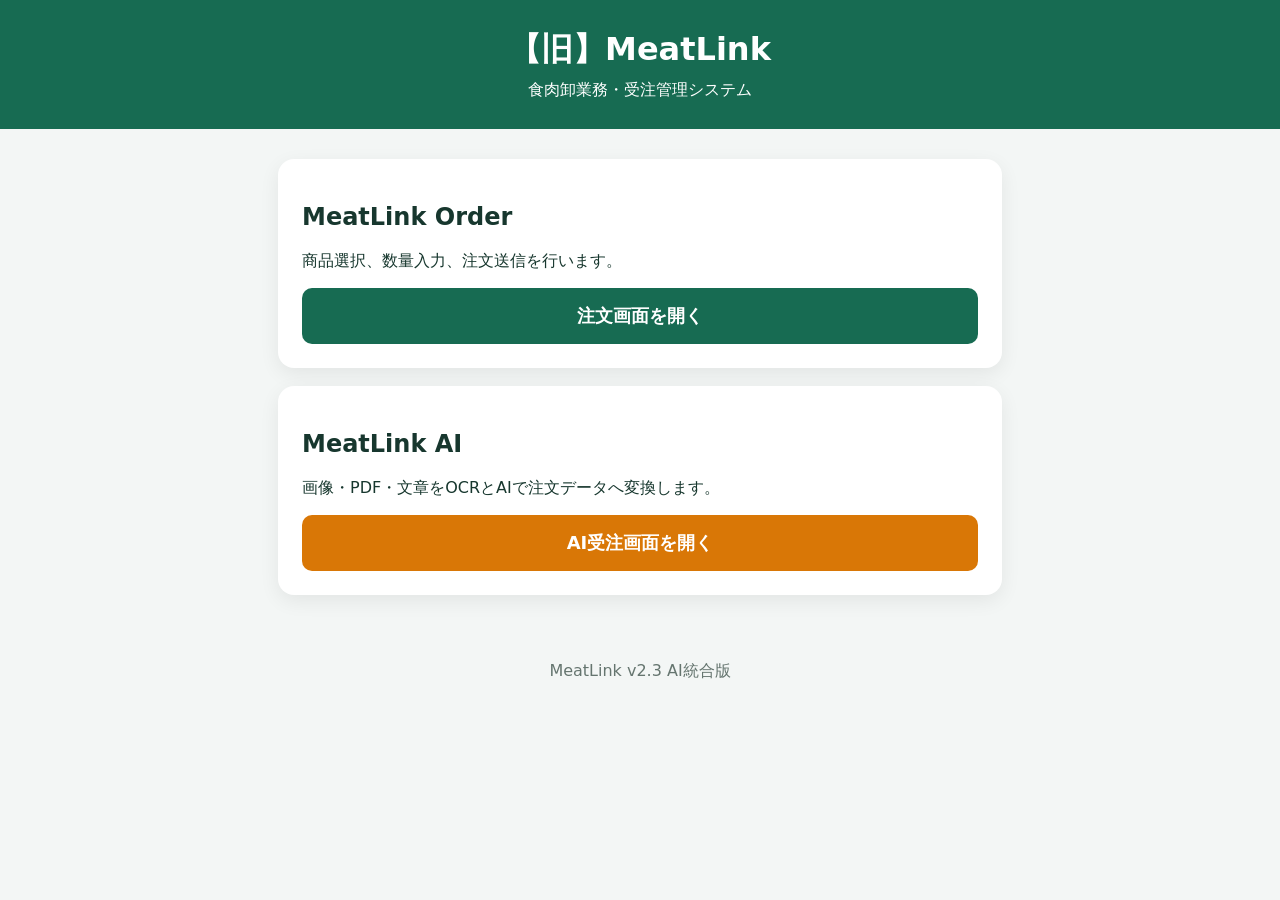
<file: index.html>
<!doctype html>
<html lang="ja">
<head>
  <meta charset="utf-8">
  <meta name="viewport" content="width=device-width,initial-scale=1">
  <title>【旧】MeatLink</title>
  <style>
    *{box-sizing:border-box}
    body{margin:0;min-height:100vh;font-family:system-ui,-apple-system,"Segoe UI",sans-serif;background:#f3f6f5;color:#17372e}
    header{background:#176b52;color:#fff;padding:28px 18px;text-align:center}
    header h1{margin:0;font-size:32px} header p{margin:8px 0 0}
    main{max-width:760px;margin:auto;padding:30px 18px}
    .card{background:#fff;border-radius:16px;padding:24px;margin-bottom:18px;box-shadow:0 6px 20px #00000012}
    .btn{display:block;padding:16px;border-radius:10px;color:#fff;text-decoration:none;text-align:center;font-weight:700;font-size:18px}
    .order{background:#176b52}.ai{background:#d97706}
    footer{text-align:center;color:#65756f;padding:18px}
  </style>
</head>
<body>
<header><h1>【旧】MeatLink</h1><p>食肉卸業務・受注管理システム</p></header>
<main>
  <section class="card"><h2>MeatLink Order</h2><p>商品選択、数量入力、注文送信を行います。</p><a class="btn order" href="https://s2525s.github.io/meatflow-liff/">注文画面を開く</a></section>
  <section class="card"><h2>MeatLink AI</h2><p>画像・PDF・文章をOCRとAIで注文データへ変換します。</p><a class="btn ai" href="./ai/">AI受注画面を開く</a></section>
</main>
<footer>MeatLink v2.3 AI統合版</footer>
</body>
</html>
</file>
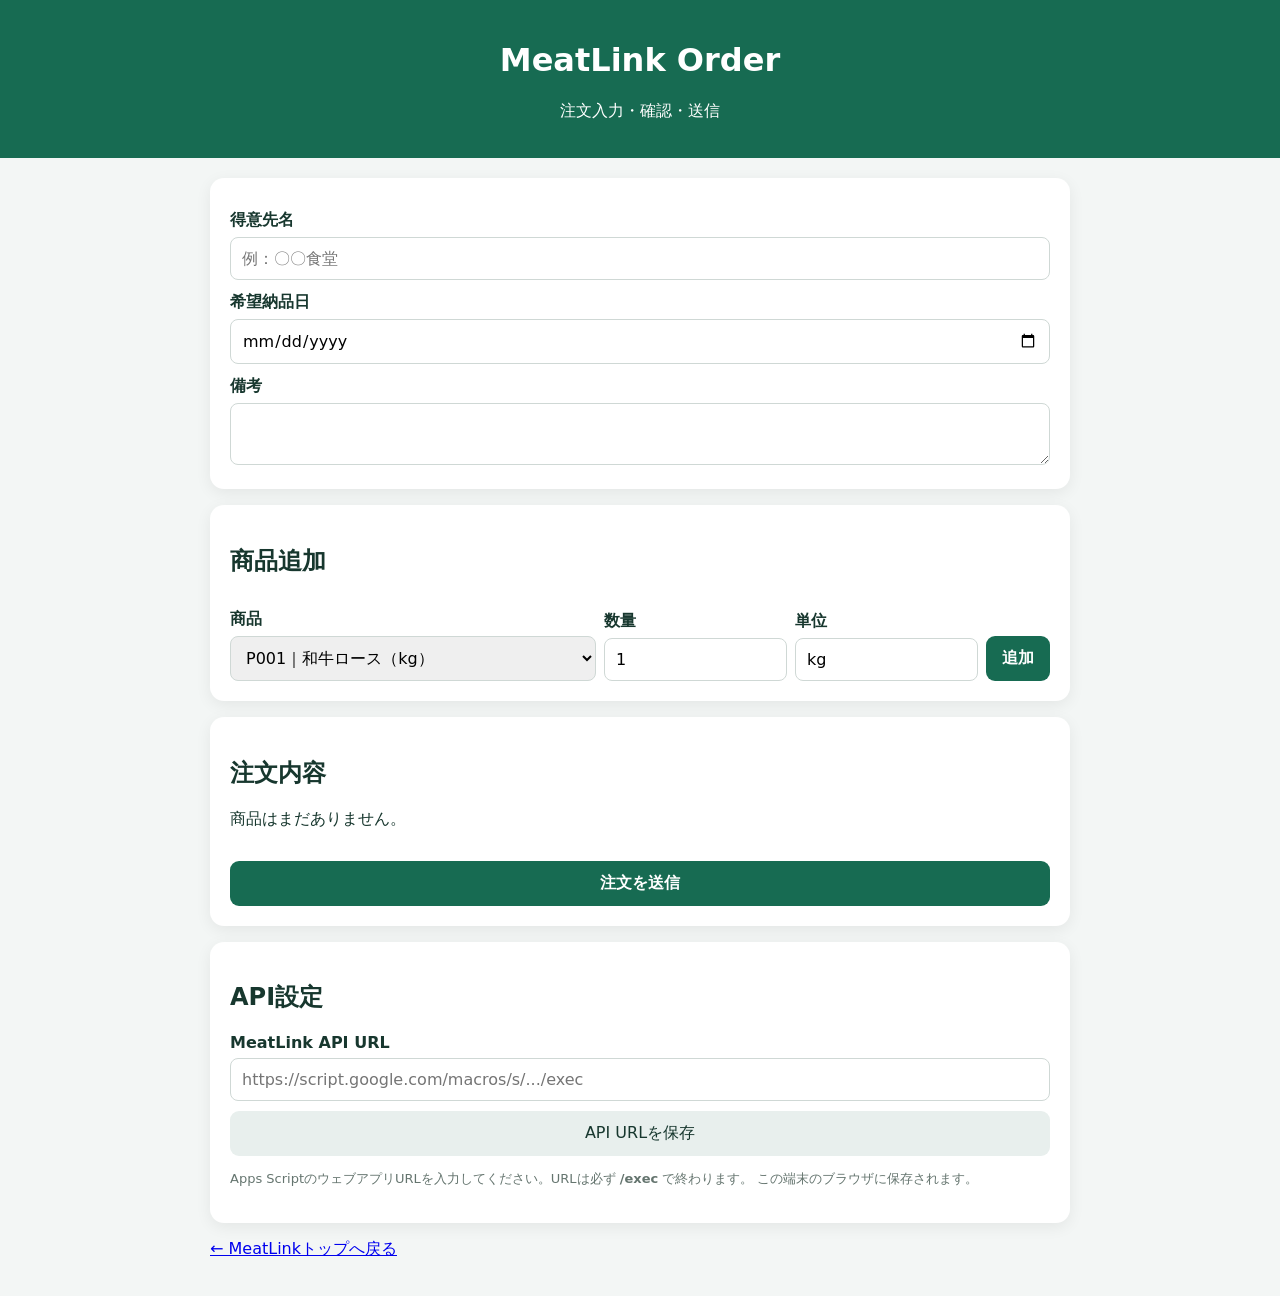
<file: order/index.html>
<!doctype html>
<html lang="ja">
<head>
<meta charset="utf-8">
<meta name="viewport" content="width=device-width,initial-scale=1">
<title>MeatLink Order</title>
<style>
*{box-sizing:border-box}
body{margin:0;font-family:system-ui,-apple-system,"Segoe UI",sans-serif;background:#f3f6f5;color:#17372e}
header{background:#176b52;color:white;padding:20px;text-align:center}
.wrap{max-width:900px;margin:auto;padding:20px}
.card{background:white;border-radius:14px;padding:20px;margin-bottom:16px;box-shadow:0 4px 16px #0001}
label{display:block;font-weight:700;margin:12px 0 6px}
input,select,textarea,button{font:inherit}
input,select,textarea{width:100%;padding:11px;border:1px solid #cfd8d5;border-radius:8px}
.grid{display:grid;grid-template-columns:2fr 1fr 1fr auto;gap:8px;align-items:end}
button{border:0;border-radius:9px;padding:12px 16px;cursor:pointer}
.primary{background:#176b52;color:white;font-weight:700}
.secondary{background:#e8efed;color:#17372e}
.danger{background:#fff0f0;color:#a00}
.row{border-top:1px solid #eee;padding:12px 0}
.total{text-align:right;font-size:20px;font-weight:700}
.status{padding:12px;border-radius:8px;margin-top:12px;display:none;white-space:pre-wrap}
.ok{display:block;background:#e7f7ef;color:#175d43}
.warn{display:block;background:#fff7df;color:#7a5500}
.error{display:block;background:#fff0f0;color:#8b1a1a}
.settings-note{font-size:13px;color:#65756f;line-height:1.6}
@media(max-width:650px){
  .grid{grid-template-columns:1fr 1fr}
  .grid .wide{grid-column:1/-1}
}
</style>
</head>
<body>
<header><h1>MeatLink Order</h1><p>注文入力・確認・送信</p></header>

<div class="wrap">
  <section class="card">
    <label>得意先名</label>
    <input id="customer" placeholder="例：〇〇食堂">

    <label>希望納品日</label>
    <input id="deliveryDate" type="date">

    <label>備考</label>
    <textarea id="note" rows="2"></textarea>
  </section>

  <section class="card">
    <h2>商品追加</h2>
    <div class="grid">
      <div class="wide">
        <label>商品</label>
        <select id="product"></select>
      </div>
      <div>
        <label>数量</label>
        <input id="qty" type="number" min="0.01" step="0.01" value="1">
      </div>
      <div>
        <label>単位</label>
        <input id="unit" value="kg">
      </div>
      <button class="primary" id="addBtn">追加</button>
    </div>
  </section>

  <section class="card">
    <h2>注文内容</h2>
    <div id="items"></div>
    <div class="total" id="total"></div>
    <button class="primary" id="submitBtn" style="width:100%;margin-top:15px">注文を送信</button>
    <div id="status" class="status"></div>
  </section>

  <section class="card">
    <h2>API設定</h2>
    <label>MeatLink API URL</label>
    <input id="apiUrl" placeholder="https://script.google.com/macros/s/.../exec">
    <button class="secondary" id="saveApiBtn" style="width:100%;margin-top:10px">API URLを保存</button>
    <p class="settings-note">
      Apps ScriptのウェブアプリURLを入力してください。URLは必ず <b>/exec</b> で終わります。
      この端末のブラウザに保存されます。
    </p>
    <div id="apiStatus" class="status"></div>
  </section>

  <p><a href="../">← MeatLinkトップへ戻る</a></p>
</div>

<script>
const sampleProducts = [
  {code:"P001",name:"和牛ロース",unit:"kg",price:5000},
  {code:"P002",name:"和牛モモ",unit:"kg",price:3800},
  {code:"P003",name:"豚バラ",unit:"kg",price:1600},
  {code:"P004",name:"鶏モモ",unit:"kg",price:900}
];

const el = id => document.getElementById(id);
let products = JSON.parse(localStorage.getItem("meatlink_products") || "null") || sampleProducts;
let order = {customer:"",deliveryDate:"",note:"",items:[]};

function saveOrder(){
  localStorage.setItem("meatlink_current_order", JSON.stringify(order));
}

function money(n){
  return new Intl.NumberFormat("ja-JP",{style:"currency",currency:"JPY"}).format(n || 0);
}

function loadDraft(){
  const draft = JSON.parse(localStorage.getItem("meatlink_order_draft") || "null");

  if (draft){
    order = {
      customer:draft.customer || "",
      deliveryDate:draft.deliveryDate || "",
      note:draft.note || "",
      items:Array.isArray(draft.items) ? draft.items : []
    };
    localStorage.removeItem("meatlink_order_draft");
  } else {
    order = JSON.parse(localStorage.getItem("meatlink_current_order") || "null") || order;
  }

  el("customer").value = order.customer || "";
  el("deliveryDate").value = order.deliveryDate || "";
  el("note").value = order.note || "";
}

function renderProducts(){
  el("product").innerHTML = products.map((p,i) =>
    `<option value="${i}">${p.code}｜${p.name}（${p.unit}）</option>`
  ).join("");

  const p = products[0];
  if (p) el("unit").value = p.unit || "kg";
}

function render(){
  const box = el("items");

  if (!order.items.length){
    box.innerHTML = "<p>商品はまだありません。</p>";
    el("total").textContent = "";
    saveOrder();
    return;
  }

  box.innerHTML = order.items.map((x,i) => `
    <div class="row">
      <b>${escapeHtml(x.name)}</b><br>
      ${Number(x.qty)} ${escapeHtml(x.unit)} × ${money(Number(x.price) || 0)}
      <button class="danger" onclick="removeItem(${i})">削除</button>
    </div>
  `).join("");

  const sum = order.items.reduce(
    (s,x) => s + (Number(x.qty) || 0) * (Number(x.price) || 0),
    0
  );

  el("total").textContent = "概算合計 " + money(sum);
  saveOrder();
}

function escapeHtml(s){
  return String(s ?? "").replace(/[&<>"']/g, c => ({
    "&":"&amp;","<":"&lt;",">":"&gt;",'"':"&quot;","'":"&#39;"
  }[c]));
}

window.removeItem = i => {
  order.items.splice(i,1);
  render();
};

el("product").addEventListener("change", e => {
  const p = products[Number(e.target.value)];
  if (p) el("unit").value = p.unit || "kg";
});

el("addBtn").onclick = () => {
  const p = products[Number(el("product").value)];
  const qty = Number(el("qty").value);

  if (!p || !qty) return;

  order.items.push({
    code:p.code,
    name:p.name,
    qty,
    unit:el("unit").value || p.unit,
    price:Number(p.price) || 0
  });

  render();
};

["customer","deliveryDate","note"].forEach(id => {
  el(id).addEventListener("input", () => {
    order[id] = el(id).value;
    saveOrder();
  });
});

function loadApiUrl(){
  el("apiUrl").value = localStorage.getItem("meatlink_api_url") || "";
}

el("saveApiBtn").onclick = () => {
  const url = el("apiUrl").value.trim();
  const st = el("apiStatus");

  if (!/^https:\/\/script\.google\.com\/macros\/s\/.+\/exec$/.test(url)){
    st.className = "status error";
    st.textContent = "URLを確認してください。Apps ScriptのURLは /exec で終わります。";
    return;
  }

  localStorage.setItem("meatlink_api_url", url);
  st.className = "status ok";
  st.textContent = "API URLを保存しました。";
};

el("submitBtn").onclick = async () => {
  order.customer = el("customer").value.trim();
  order.deliveryDate = el("deliveryDate").value;
  order.note = el("note").value.trim();

  const st = el("status");
  st.className = "status";
  st.textContent = "";

  if (!order.customer || !order.items.length){
    st.className = "status error";
    st.textContent = "得意先名と商品を入力してください。";
    return;
  }

  const apiUrl = localStorage.getItem("meatlink_api_url") || "";

  if (!apiUrl){
    saveOrder();
    st.className = "status warn";
    st.textContent = "注文データを端末に保存しました。下の「API設定」にApps Script URLを入力してください。";
    return;
  }

  try {
    st.className = "status warn";
    st.textContent = "注文を送信しています…";

    const response = await fetch(apiUrl, {
      method:"POST",
      headers:{"Content-Type":"text/plain;charset=utf-8"},
      body:JSON.stringify({
        action:"submitOrder",
        order
      })
    });

    const data = await response.json();

    if (!data.ok){
      throw new Error(data.error || "送信に失敗しました。");
    }

    if (data.saved === false){
      st.className = "status warn";
      st.textContent =
        "API通信は成功しましたが、スプレッドシートには未保存です。\n" +
        "Apps Scriptのスクリプトプロパティに SPREADSHEET_ID を設定してください。\n" +
        "受付番号：" + data.orderId;
      return;
    }

    st.className = "status ok";
    st.textContent = "注文をスプレッドシートへ保存しました。受付番号：" + data.orderId;

    order = {customer:"",deliveryDate:"",note:"",items:[]};
    localStorage.removeItem("meatlink_current_order");
    el("customer").value = "";
    el("deliveryDate").value = "";
    el("note").value = "";
    render();

  } catch (e){
    st.className = "status error";
    st.textContent = "送信エラー：" + (e.message || e);
  }
};

renderProducts();
loadDraft();
loadApiUrl();
render();
</script>
</body>
</html>
</file>
